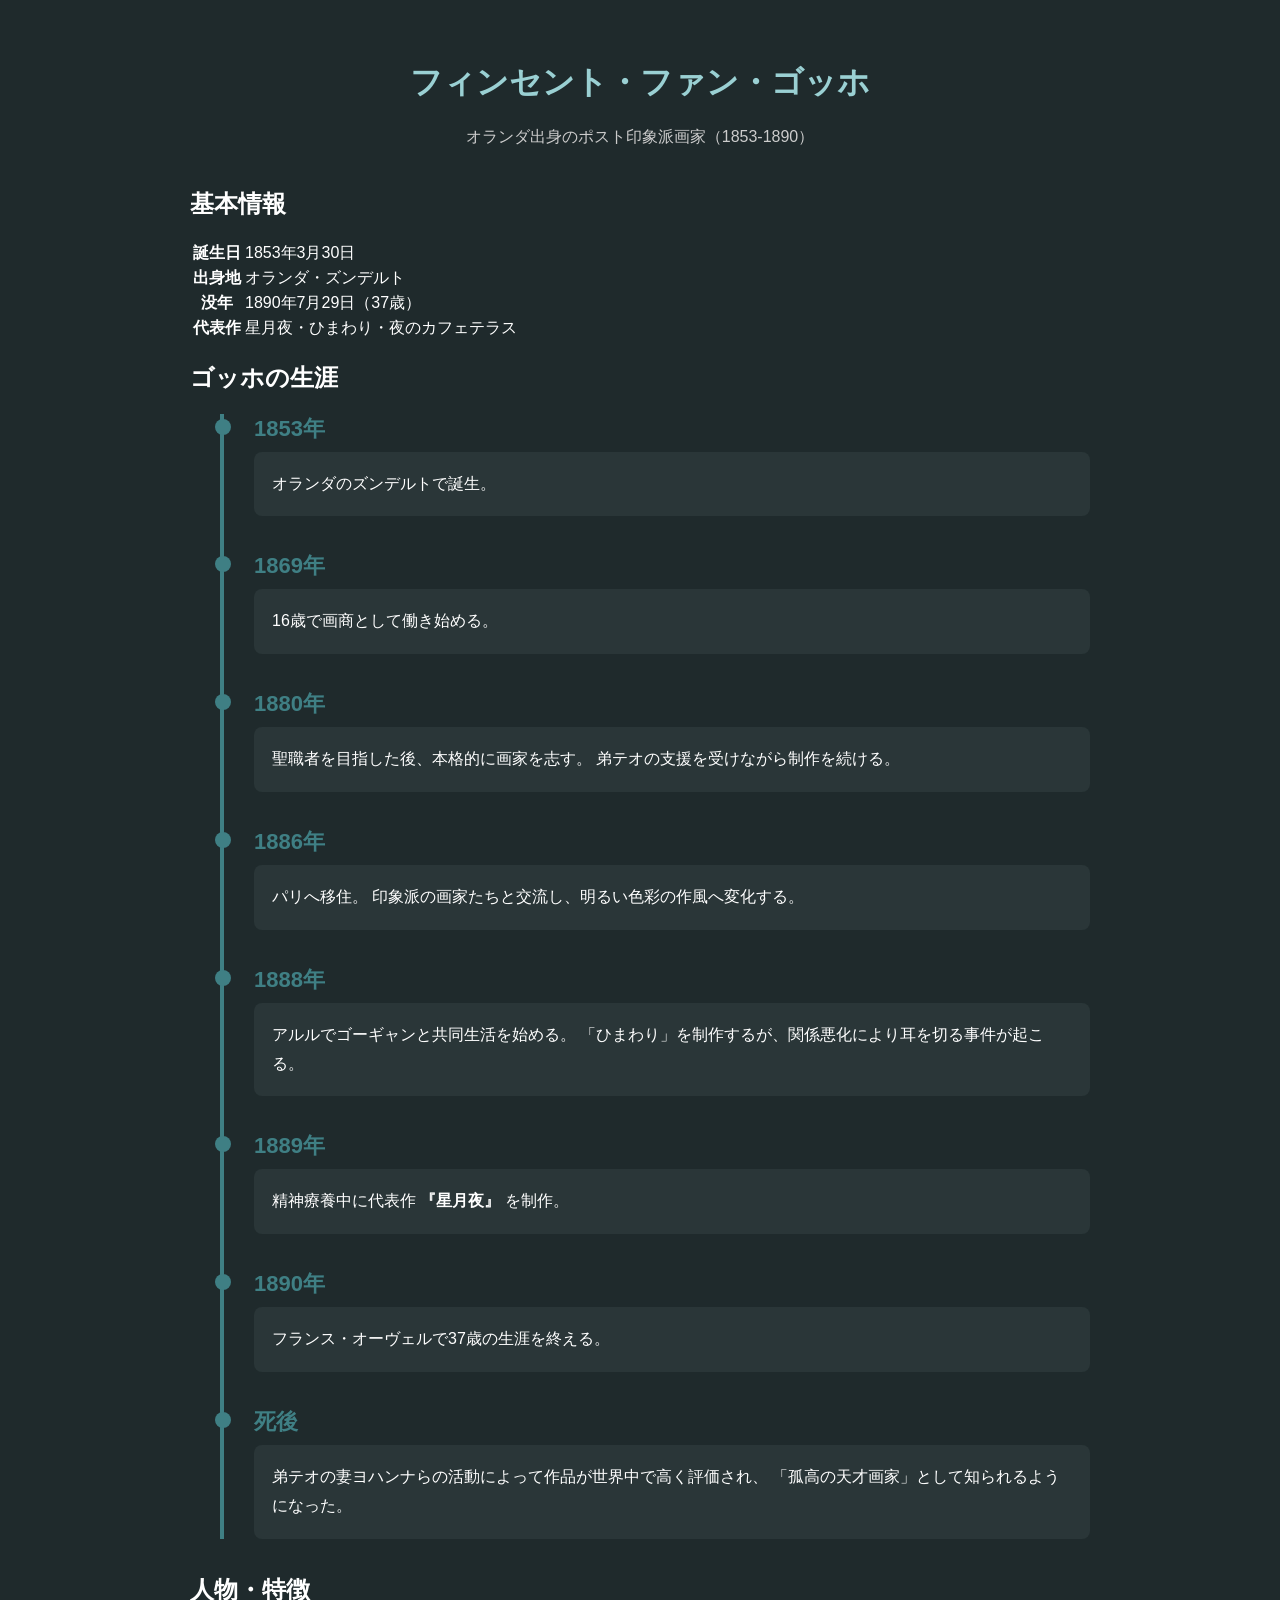
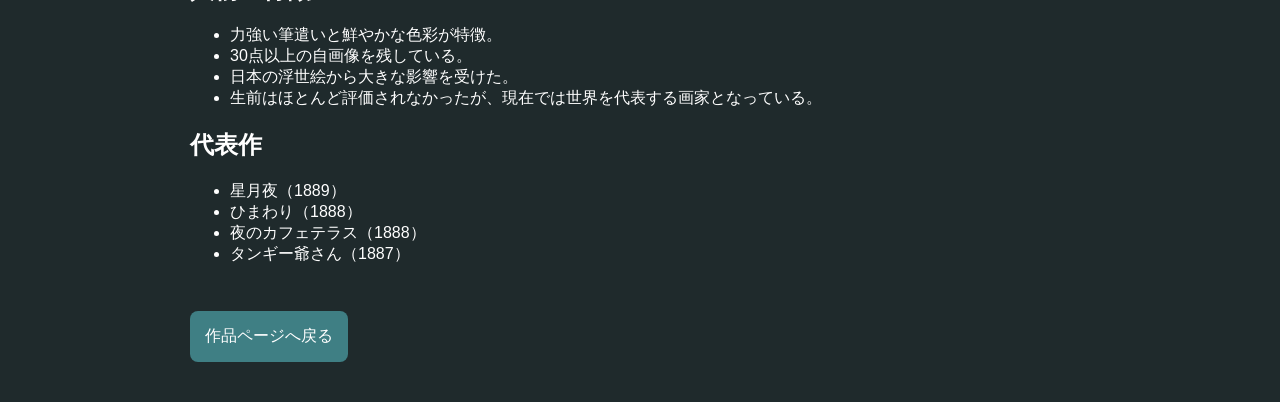
<file: artist.html>
<!DOCTYPE html>
<html lang="ja">
<head>
    <meta charset="UTF-8">
    <meta name="viewport" content="width=device-width, initial-scale=1.0">
    <title>作者紹介</title>
    <link rel="stylesheet" href="style.css">
</head>

<body>

<div class="artist-page">

    <h1>フィンセント・ファン・ゴッホ</h1>

    <p class="artist-sub">
        オランダ出身のポスト印象派画家（1853-1890）
    </p>

    <h2>基本情報</h2>

    <table class="artist-table">

        <tr>
            <th>誕生日</th>
            <td>1853年3月30日</td>
        </tr>

        <tr>
            <th>出身地</th>
            <td>オランダ・ズンデルト</td>
        </tr>

        <tr>
            <th>没年</th>
            <td>1890年7月29日（37歳）</td>
        </tr>

        <tr>
            <th>代表作</th>
            <td>星月夜・ひまわり・夜のカフェテラス</td>
        </tr>

    </table>

    <h2>ゴッホの生涯</h2>

    <div class="timeline">

        <div class="timeline-item">
            <div class="year">1853年</div>
            <div class="content">
                オランダのズンデルトで誕生。
            </div>
        </div>

        <div class="timeline-item">
            <div class="year">1869年</div>
            <div class="content">
                16歳で画商として働き始める。
            </div>
        </div>

        <div class="timeline-item">
            <div class="year">1880年</div>
            <div class="content">
                聖職者を目指した後、本格的に画家を志す。
                弟テオの支援を受けながら制作を続ける。
            </div>
        </div>

        <div class="timeline-item">
            <div class="year">1886年</div>
            <div class="content">
                パリへ移住。
                印象派の画家たちと交流し、明るい色彩の作風へ変化する。
            </div>
        </div>

        <div class="timeline-item">
            <div class="year">1888年</div>
            <div class="content">
                アルルでゴーギャンと共同生活を始める。
                「ひまわり」を制作するが、関係悪化により耳を切る事件が起こる。
            </div>
        </div>

        <div class="timeline-item">
            <div class="year">1889年</div>
            <div class="content">
                精神療養中に代表作
                <strong>『星月夜』</strong>
                を制作。
            </div>
        </div>

        <div class="timeline-item">
            <div class="year">1890年</div>
            <div class="content">
                フランス・オーヴェルで37歳の生涯を終える。
            </div>
        </div>

        <div class="timeline-item">
            <div class="year">死後</div>
            <div class="content">
                弟テオの妻ヨハンナらの活動によって作品が世界中で高く評価され、
                「孤高の天才画家」として知られるようになった。
            </div>
        </div>

    </div>

    <h2>人物・特徴</h2>

    <ul class="artist-list">
        <li>力強い筆遣いと鮮やかな色彩が特徴。</li>
        <li>30点以上の自画像を残している。</li>
        <li>日本の浮世絵から大きな影響を受けた。</li>
        <li>生前はほとんど評価されなかったが、現在では世界を代表する画家となっている。</li>
    </ul>

    <h2>代表作</h2>

    <ul class="artist-list">
        <li>星月夜（1889）</li>
        <li>ひまわり（1888）</li>
        <li>夜のカフェテラス（1888）</li>
        <li>タンギー爺さん（1887）</li>
    </ul>


    <button class="next-btn" onclick="history.back()">
        作品ページへ戻る
    </button>

</div>

</body>
</html>
</file>
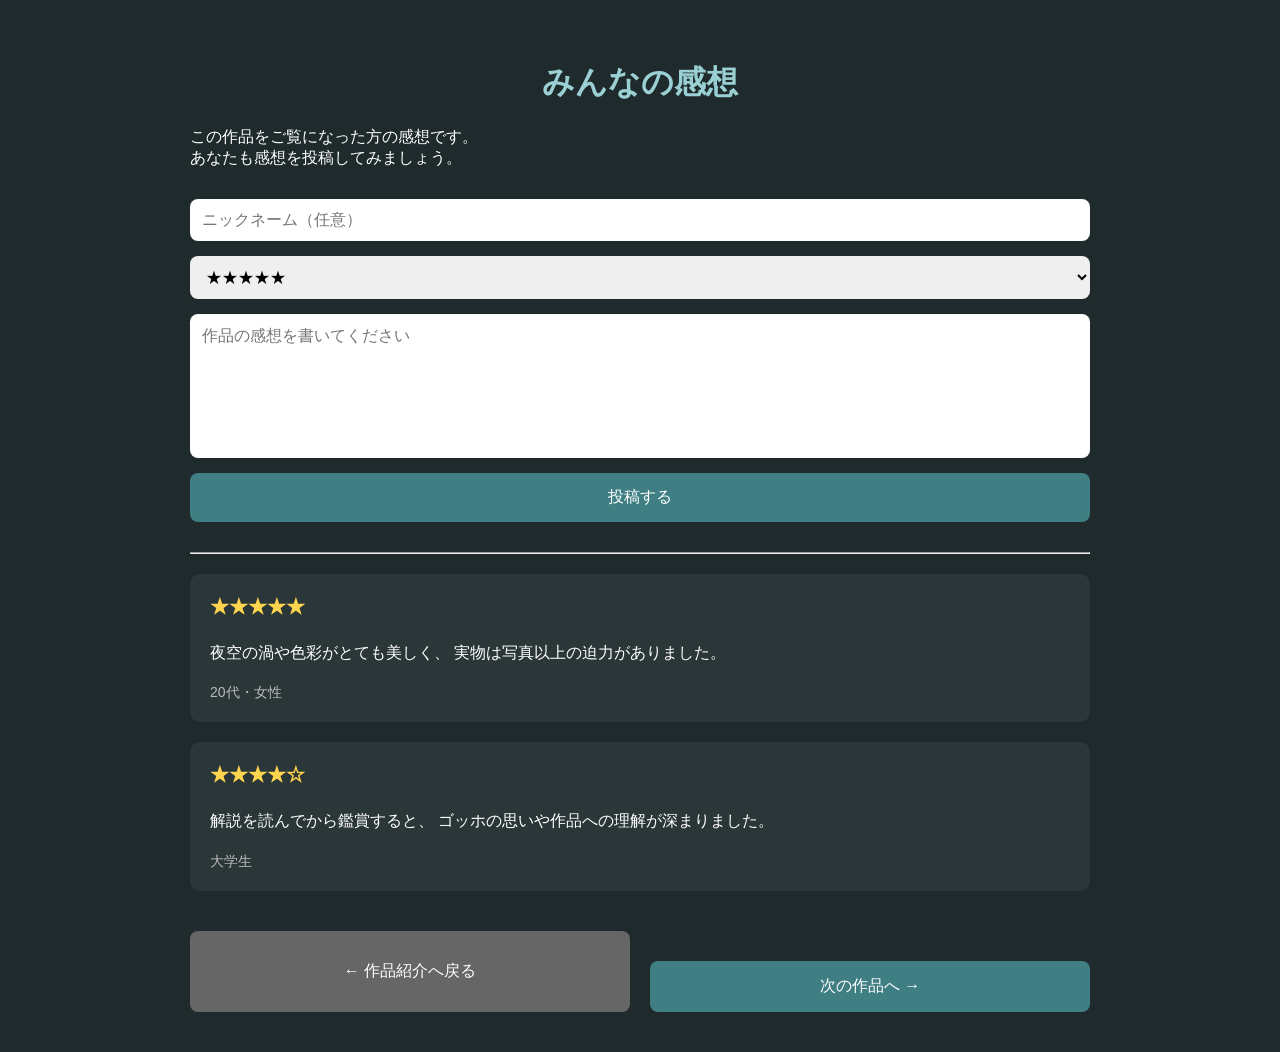
<file: comment.html>
<!DOCTYPE html>
<html lang="ja">

<head>
    <meta charset="UTF-8">
    <meta name="viewport" content="width=device-width, initial-scale=1.0">
    <title>みんなの感想</title>
    <link rel="stylesheet" href="style.css">
</head>

<body>

<div class="comment-page">

    <h1>みんなの感想</h1>

    <p class="comment-sub">
        この作品をご覧になった方の感想です。<br>
        あなたも感想を投稿してみましょう。
    </p>

    <!-- 投稿フォーム -->
    <div class="comment-form">

        <input
            type="text"
            id="name"
            placeholder="ニックネーム（任意）">

        <select id="star">
            <option>★★★★★</option>
            <option>★★★★☆</option>
            <option>★★★☆☆</option>
            <option>★★☆☆☆</option>
            <option>★☆☆☆☆</option>
        </select>

        <textarea
            id="comment"
            placeholder="作品の感想を書いてください"></textarea>

        <button class="submit-btn"
                onclick="addComment()">
            投稿する
        </button>

    </div>

    <hr>

    <!-- 感想一覧 -->

    <div id="comments">

        <div class="review-card">

            <h3>★★★★★</h3>

            <p>
                夜空の渦や色彩がとても美しく、
                実物は写真以上の迫力がありました。
            </p>

            <span>20代・女性</span>

        </div>

        <div class="review-card">

            <h3>★★★★☆</h3>

            <p>
                解説を読んでから鑑賞すると、
                ゴッホの思いや作品への理解が深まりました。
            </p>

            <span>大学生</span>

        </div>

    </div>

    <!-- ボタン -->

    <div class="button-group">

        <button class="back-btn"
                onclick="location.href='art1.html'">
            ← 作品紹介へ戻る
        </button>

        <button class="next-btn"
                onclick="location.href='art2.html'">
            次の作品へ →
        </button>

    </div>

</div>

<script>

function addComment(){

    let name=document.getElementById("name").value;

    let star=document.getElementById("star").value;

    let comment=document.getElementById("comment").value;

    if(comment==""){

        alert("感想を入力してください。");

        return;

    }

    if(name==""){

        name="匿名";

    }

    let html=`

    <div class="review-card">

        <h3>${star}</h3>

        <p>${comment}</p>

        <span>${name}</span>

    </div>

    `;

    document.getElementById("comments").innerHTML=
    html+
    document.getElementById("comments").innerHTML;

    document.getElementById("name").value="";
    document.getElementById("comment").value="";

    alert("投稿ありがとうございました！");

}

</script>

</body>

</html>
</file>
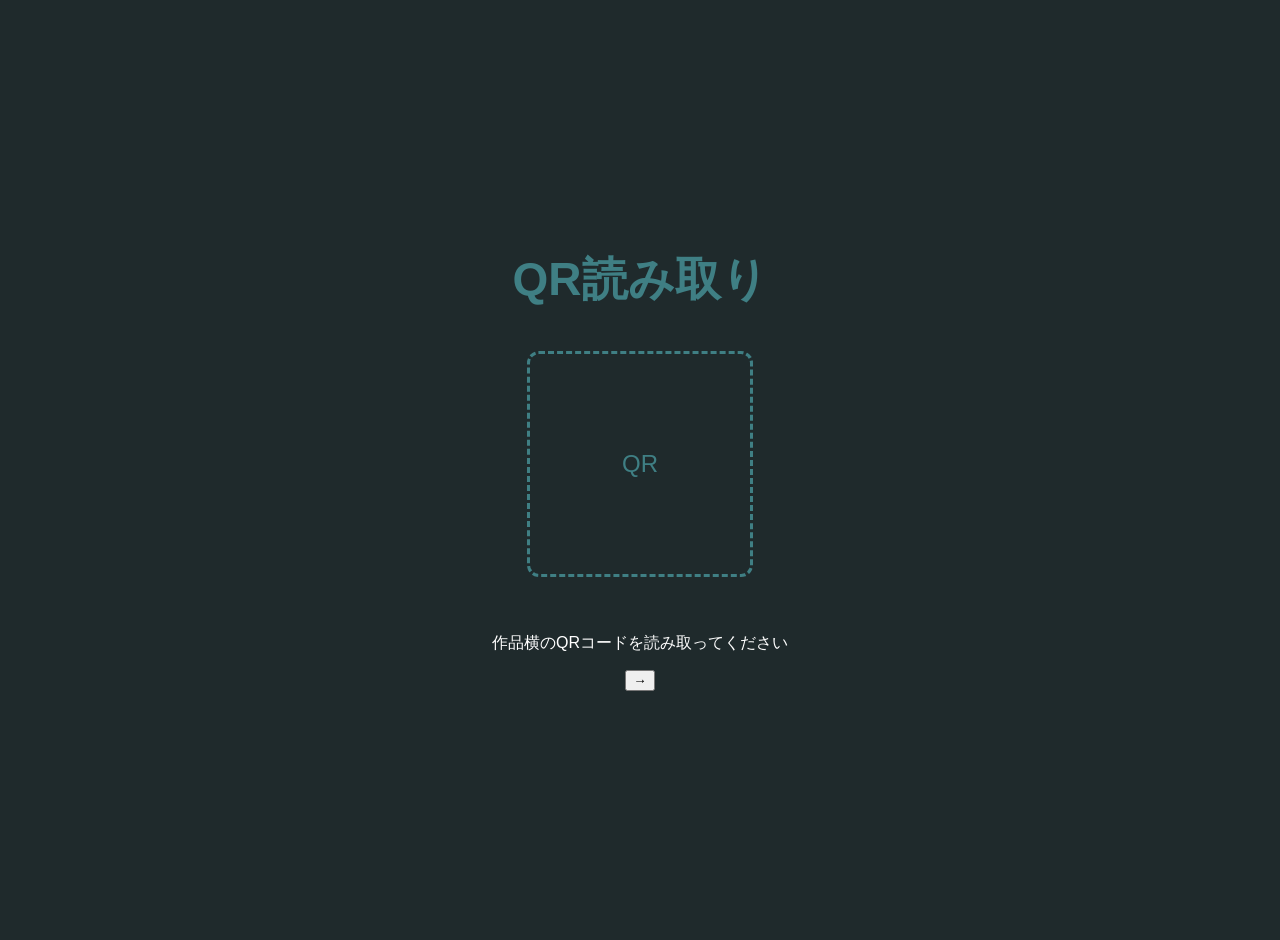
<file: qr.html>
<!DOCTYPE html>
<html lang="ja">
<head>
    <meta charset="UTF-8">
    <meta name="viewport" content="width=device-width, initial-scale=1.0">
    <title>QR読み取り</title>
    <link rel="stylesheet" href="style.css">
</head>

<body>

<div class="home">

    <h1>QR読み取り</h1>

    <div class="qr-frame">
        QR
    </div>

    <p>作品横のQRコードを読み取ってください</p>

    
    <button class="fixed-next-btn"
        onclick="location.href='art1.html'">
    →
</button>

</div>

</body>
</html>
</file>
<file: style.css>
/* =========================
   全体設定
========================= */

body {
    margin: 0;
    font-family: "Yu Gothic", sans-serif;
    background-color: #1f2a2c;
    color: #ffffff;
}

/* =========================
   ホーム画面
========================= */

.home {
    min-height: 100vh;
    display: flex;
    flex-direction: column;
    justify-content: center;
    align-items: center;
    text-align: center;
    padding: 20px;
}

.logo {
    width: 150px;
    margin-bottom: 20px;
}

.home h1 {
    margin: 0;
    font-size: 46px;
    color: #3f7f84;
}

.sub-text {
    margin: 15px 0 50px;
    color: #d5d5d5;
    font-size: 18px;
    line-height: 1.6;
}

/* =========================
   ホームQRボタン
========================= */

.qr-main-btn {
    width: 240px;
    height: 240px;

    border: none;
    border-radius: 50%;

    background-color: #3f7f84;
    color: white;

    font-size: 28px;
    font-weight: bold;

    cursor: pointer;

    box-shadow: 0 8px 20px rgba(0,0,0,0.35);
    transition: 0.3s;
}

.qr-main-btn:hover {
    background-color: #2f666a;
    transform: scale(1.05);
}

/* =========================
   QR読み取り画面
========================= */

.qr-frame {
    width: 220px;
    height: 220px;
    border: 3px dashed #3f7f84;
    border-radius: 12px;

    display: flex;
    justify-content: center;
    align-items: center;

    margin: 40px auto;

    font-size: 24px;
    color: #3f7f84;
}

/* =========================
   共通ボタン
========================= */

.next-btn {
    padding: 12px 25px;
    margin-top: 30px;

    background: #3f7f84;
    color: white;

    border: none;
    border-radius: 8px;

    cursor: pointer;
    font-size: 16px;

    transition: 0.3s;
}

.next-btn:hover {
    background: #2f666a;
}

/* =========================
   作品ページ
========================= */

.art-page {
    max-width: 1100px;
    margin: 0 auto;
    padding: 40px 20px;
}

.art-page h1 {
    font-size: 36px;
    margin-bottom: 10px;
}

.meta {
    color: #9ad0d3;
    margin-bottom: 20px;
}

.art-image {
    width: 100%;
    height: auto;
    border-radius: 10px;
    cursor: zoom-in;
}

.description {
    margin-top: 30px;
    padding: 20px;

    background: rgba(255,255,255,0.05);
    border-radius: 10px;

    line-height: 1.8;
    font-size: 16px;
}

/* =========================
   ライトボックス
========================= */

.lightbox {
    display: none;

    position: fixed;
    top: 0;
    left: 0;

    width: 100%;
    height: 100%;

    background: rgba(0,0,0,0.92);

    justify-content: center;
    align-items: center;

    z-index: 999;
}

.lightbox-img {
    max-width: 90%;
    max-height: 90%;
    border-radius: 8px;
}

@keyframes zoomIn {
    from {
        transform: scale(.95);
        opacity: 0;
    }
    to {
        transform: scale(1);
        opacity: 1;
    }
}

.lightbox-img {
    animation: zoomIn .2s ease;
}

/* =========================
   スマホ対応
========================= */

@media screen and (max-width:768px){

    .logo{
        width:100px;
    }

    .home h1{
        font-size:32px;
    }

    .sub-text{
        font-size:16px;
        margin-bottom:30px;
    }

    .qr-main-btn{
        width:180px;
        height:180px;
        font-size:22px;
    }

    .qr-frame{
        width:170px;
        height:170px;
    }

    .art-page{
        padding:20px;
    }

    .art-page h1{
        font-size:28px;
    }

    .art-image{
        width:100%;
        height:auto;
    }

    .description{
        font-size:15px;
        padding:15px;
    }

    .next-btn{
        width:100%;
        padding:15px;
        font-size:18px;
    }

}
/*=========================
感想ページ
=========================*/

.comment-page{

    max-width:900px;

    margin:auto;

    padding:40px 20px;

}

.comment-page h1{

    text-align:center;

    color:#9ad0d3;

}

.comment-form{

    display:flex;

    flex-direction:column;

    gap:15px;

    margin:30px 0;

}

.comment-form input,
.comment-form select,
.comment-form textarea{

    padding:12px;

    font-size:16px;

    border:none;

    border-radius:8px;

}

.comment-form textarea{

    height:120px;

    resize:none;

}

.comment-form button{

    background:#3f7f84;

    color:white;

    padding:14px;

    border:none;

    border-radius:8px;

    cursor:pointer;

    font-size:16px;

}

.comment-form button:hover{

    background:#2f666a;

}

.review-card{

    background:#2a3638;

    padding:20px;

    border-radius:10px;

    margin-top:20px;

}

.review-card h3{

    color:#FFD54F;

    margin-top:0;

}

.review-card p{

    line-height:1.8;

}

.review-card span{

    color:#bbbbbb;

    font-size:14px;

}
.artist-link{
    margin-top:20px;
}

.artist-link a{
    color:#5db6c0;
    text-decoration:none;
    font-size:18px;
    font-weight:bold;
}

.artist-link a:hover{
    text-decoration:underline;
}
/*=========================
作者ページ
=========================*/

.artist-page{

    max-width:900px;

    margin:auto;

    padding:40px 20px;

}

.artist-page h1{

    text-align:center;

    color:#9ad0d3;

}

.artist-sub{

    text-align:center;

    color:#cccccc;

    margin-bottom:40px;

}

.timeline{

    border-left:4px solid #3f7f84;

    margin-left:30px;

    padding-left:30px;

}

.timeline-item{

    position:relative;

    margin-bottom:35px;

}

.timeline-item::before{

    content:"";

    position:absolute;

    left:-39px;

    top:5px;

    width:16px;

    height:16px;

    background:#3f7f84;

    border-radius:50%;

}

.year{

    color:#3f7f84;

    font-size:22px;

    font-weight:bold;

    margin-bottom:8px;

}

.content{

    background:#2a3638;

    padding:18px;

    border-radius:8px;

    line-height:1.8;

}
/*=========================
ボタングループ
=========================*/

.button-group{

    display:flex;

    justify-content:space-between;

    gap:20px;

    margin-top:40px;

}

.back-btn,
.next-btn{

    flex:1;

    padding:15px;

    border:none;

    border-radius:8px;

    font-size:16px;

    cursor:pointer;

    transition:.3s;

}

.back-btn{

    background:#666666;

    color:white;

}

.back-btn:hover{

    background:#555555;

}

.next-btn{

    background:#3f7f84;

    color:white;

}

.next-btn:hover{

    background:#2f666a;

}
</file>
